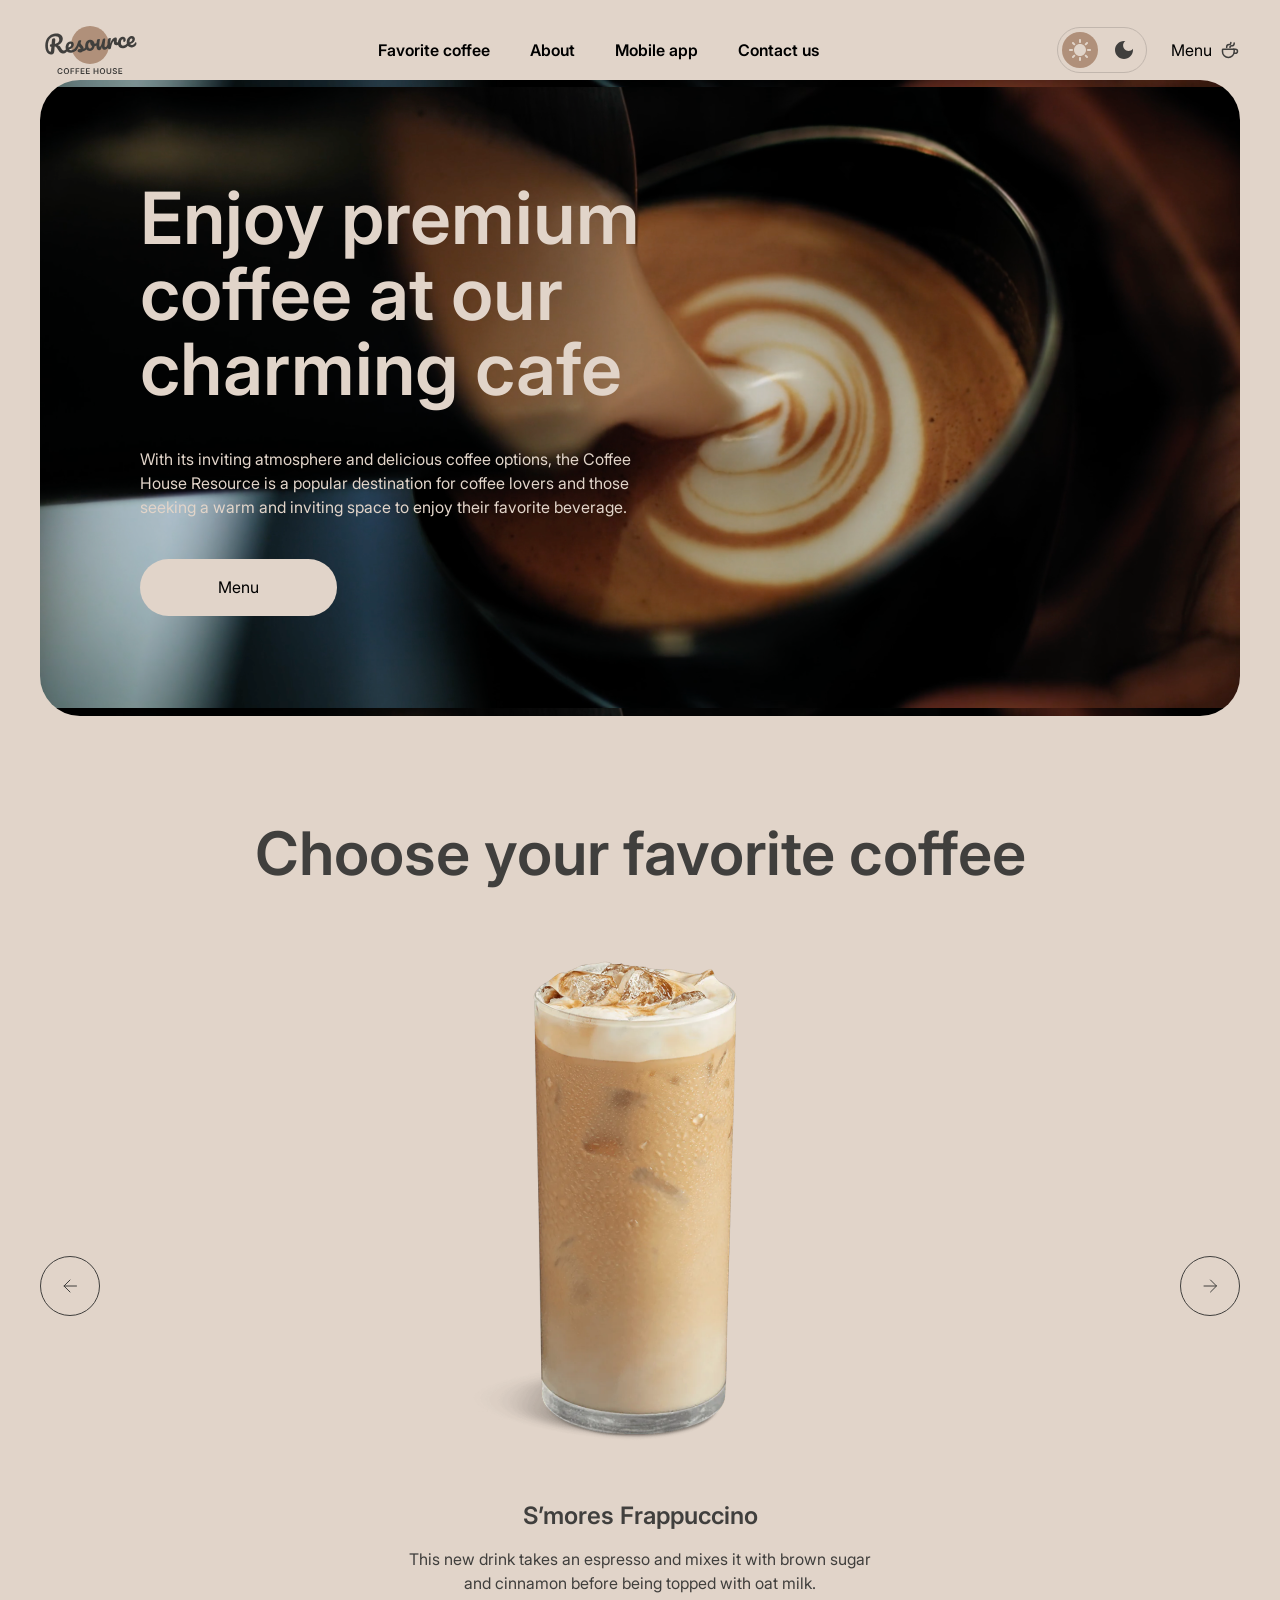
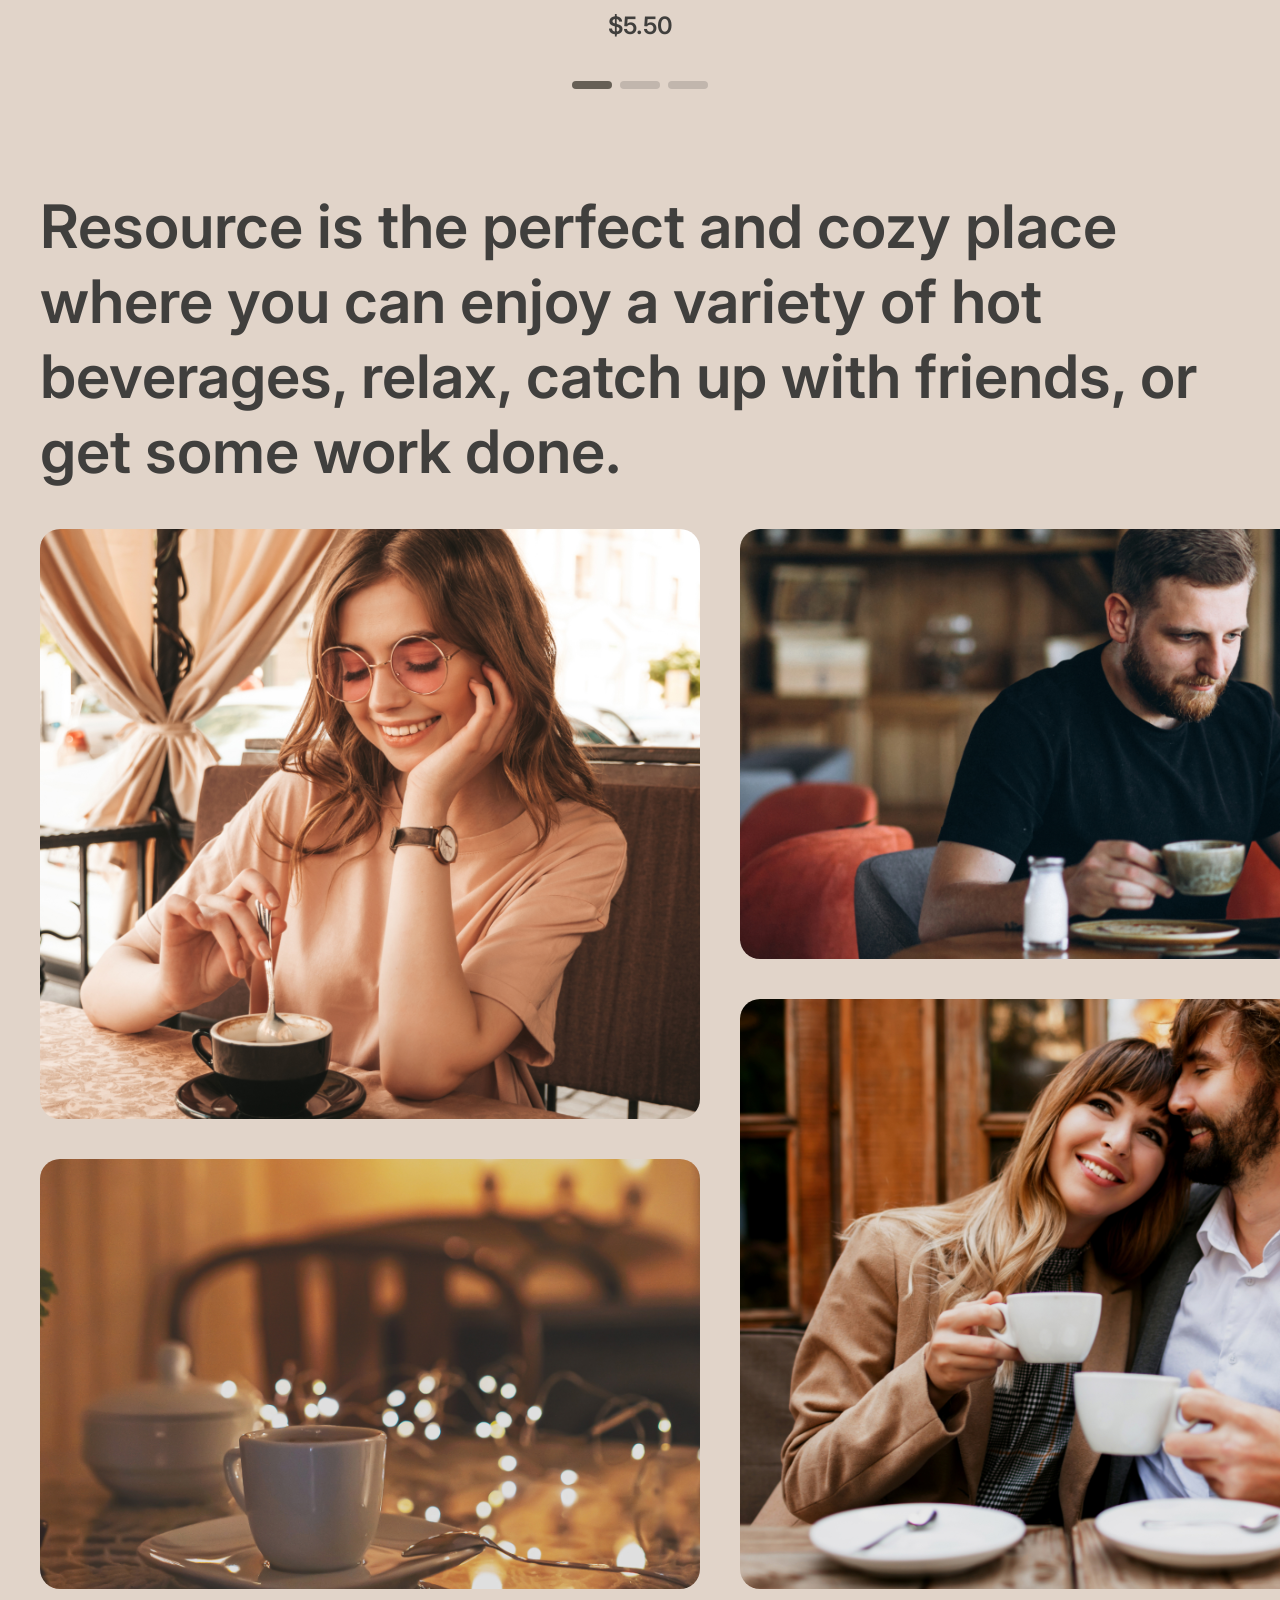
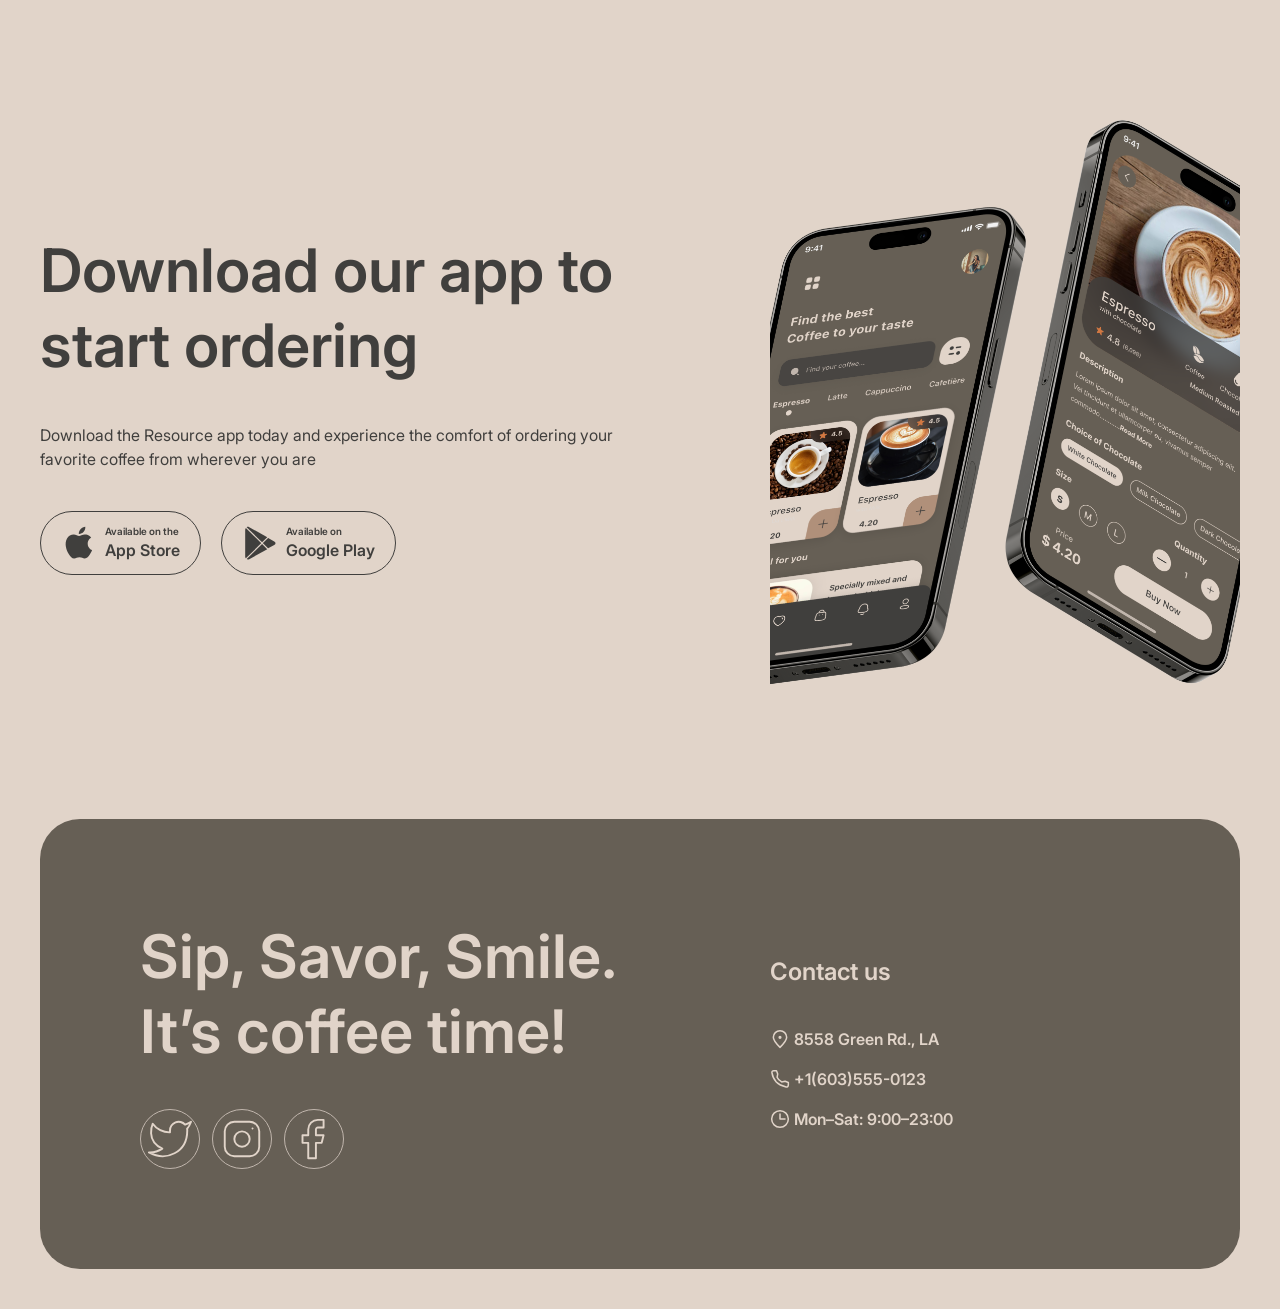
<file: index.html>
<!DOCTYPE html>
<html lang="en">
<head>
    <meta charset="UTF-8">
    <meta name="viewport" content="width=device-width, initial-scale=1.0">
    <title>Coffee House</title>
    <link rel="icon" type="image/svg+xml" href="./images/coffee-slider-2.svg">
    <link rel="stylesheet" href="./styles.css">
</head>
<body>
    <h1 style="display: none;">Coffee House page</h1>
    <header>
        <div class="header-top">
            <div class="header-top-container">
                <a href="./index.html">
                    <img src="./icons/logo.svg" alt="logo">
                </a>
                <nav class="menu-header">
                    <ul class="menu-list">
                        <li class="menu-list-item">
                           <a href="#favorite" >Favorite coffee</a>
                         </li>
                        <li class="menu-list-item">
                            <a href="#about">About</a>
                        </li>
                        <li class="menu-list-item">
                            <a href="#mobile">Mobile app</a>
                        </li>
                        <li class="menu-list-item">
                            <a href="#contact">Contact us</a>
                        </li>
                    </ul>
                </nav>
                <div class="header-actions">
                    <div class="theme-switch">
                        <span class="container-sun">
                            <img src="./icons/Light.svg" alt="sun">
                        </span>
                        <span class="container-moon">
                            <img src="./icons/Dark.svg" alt="moon">
                        </span>
                    </div>
                    <div class="coffee-menu">
                        <a href="./menu.html" class="coffee-menu-link">
                            <p class="coffee-menu-text">Menu</p>
                            <span class="coffee-menu-cup">
                                <img src="./icons/coffee-cup.svg" alt="cup">
                            </span>
                        </a>
                        
                    </div>
                </div>

            </div>
            

        </div>
        <div class="header-bot">
            <div class="header-bot-container">
                <div class="hero-container">
                    <p class="hero-header">Enjoy premium coffee at our charming cafe</p>
                    <p class="hero-info">With its inviting atmosphere and delicious coffee options, the Coffee House Resource is a popular destination for coffee lovers and those seeking a warm and inviting space to enjoy their favorite beverage.</p>
                    <button class="hero-button">Menu</button>
                </div>
            </div>
        </div>
    </header>
   
        <section class="favorite-coffee" id="favorite">
            <div class="favorite-container">
                <div><h2 class="favorite-header">Choose your favorite coffee</h2></div>
                <div class="slider-container">
                    <div class="slider">
                        <button class="button-prev"></button>
                        <div class="slider-row">
                            <div class="slide">
                                <div class="slide-container">
                                    <img src="./images/coffee-slider-1.svg" alt="coffee1">
                                    <div class="slide-info-container">
                                        <h3 class="slide-name">S’mores Frappuccino</h3>
                                        <p class="slide-info">This new drink takes an espresso and mixes it with brown sugar and cinnamon before being topped with oat milk.</p>
                                        <h3 class="slide-cost">$5.50</h3>
                                    </div>
                                </div>
                            </div>
                            <div class="slide">
                                <div class="slide-container">
                                    <img src="./images/coffee-slider-2.svg" alt="coffee2">
                                    <div class="slide-info-container">
                                        <h3 class="slide-name">Caramel Macchiato</h3>
                                        <p class="slide-info">Fragrant and unique classic espresso with rich caramel-peanut syrup, with cream under whipped thick foam.</p>
                                        <h3 class="slide-cost">$5.00</h3>
                                    </div>
                                </div>
                            </div>
                            <div class="slide">
                                <div class="slide-container">
                                    <img src="./images/coffee-slider-3.svg" alt="coffee3">
                                    <div class="slide-info-container">
                                        <h3 class="slide-name">Ice coffee</h3>
                                        <p class="slide-info">A popular summer drink that tones and invigorates. Prepared from coffee, milk and ice.</p>
                                        <h3 class="slide-cost">$4.50</h3>
                                    </div>
                                </div>
                            </div>
                        </div>
                         <button class="button-next"></button>
                    </div>
                    <div class="slider-controls">
                        <div class="controls"></div>
                        <div class="controls"></div>
                        <div class="controls"></div>
                    </div>
                </div>
            </div>
        </section>
        <section class="about" id="about">
            <div class="about-container">
                <h2 class="about-header">Resource is the perfect and cozy place where you can enjoy a variety of hot beverages, relax, catch up with friends, or get some work done.</h2>
                <div class="images-container">
                    <div class="column">
                        <div class="box1">
                            <img src="./images/about-1.svg" alt="about1">
                        </div>
                        <div class="box2">
                            <img src="./images/about-2.svg" alt="about2">
                        </div>
                    </div>
                    <div class="column">
                         <div class="box2">
                            <img src="./images/about-3.svg" alt="about3">
                        </div>
                        <div class="box1">
                            <img src="./images/about-4.svg" alt="about4">
                        </div>
                    </div>
                </div>
            </div>
        </section>
        <section class="mobile-app" id="mobile">
            <div class="app-container">
                <div class="app-content">
                    <h2 class="app-header">Download our app to start ordering</h2>
                    <p class="app-info">Download the Resource app today and experience the comfort of ordering your favorite coffee from wherever you are</p>
                    <div class="app-buttons">
                        <div class="app-button">
                            <span class="icon-button">
                                <img src="./icons/icon.svg" alt="icon1">
                            </span>
                            <div class="button-info">
                                <p class="button-info-top">Available on the</p>
                                <p class="button-info-bot">App Store</p>
                            </div>
                        </div>
                        <div class="app-button">
                            <span class="icon-button">
                                <img src="./icons/icon2.svg" alt="icon2">
                            </span>
                            <div class="button-info">
                                <p class="button-info-top">Available on</p>
                                <p class="button-info-bot">Google Play</p>
                            </div>
                        </div>
                    </div>
                </div>
                <div class="app-img">
                    <img src="./images/mobile-screens.svg" alt="mobile">
                </div>
            </div>
        </section>
    <footer>
        <div class="footer-container" id="contact">
            <div class="offer-container">
                <h2 class="footer-header">Sip, Savor, Smile. It’s coffee time!</h2>
                <div class="socials-container">
                    <button class="button-socials">
                        <img src="./icons/twitter.svg" alt="twitter">
                    </button>
                    <button class="button-socials">
                        <img src="./icons/instagram.svg" alt="inst">
                    </button>
                    <button class="button-socials">
                        <img src="./icons/facebook.svg" alt="facebook">
                    </button>
                </div>
            </div>
            <div class="contacts-container">
                <p class="contacts-info-header">Contact us</p>
                <div class="contacts">
                    <a href="https://maps.app.goo.gl/GKtxrgr2NXWPruDq6" target="_blank">
                        <div class="contacts-list">
                            <img src="./icons/pin-alt.svg" alt="pinalt">
                            <p class="contacts-info">8558 Green Rd.,  LA</p>
                        </div>
                    </a>
                    <a href="+16035550123" target="_blank">
                        <div class="contacts-list">
                            <img src="./icons/phone.svg" alt="phone">
                            <p class="contacts-info">+1(603)555-0123</p>
                        </div>
                    </a>
                    <a href="">
                        <div class="contacts-list">
                            <img src="./icons/clock.svg" alt="clock">
                            <p class="contacts-info">Mon–Sat: 9:00–23:00</p>
                        </div>
                    </a>
                </div>
            </div>
        </div>
    </footer>
    <script src="./script.js"></script>
</body>
</html>
</file>
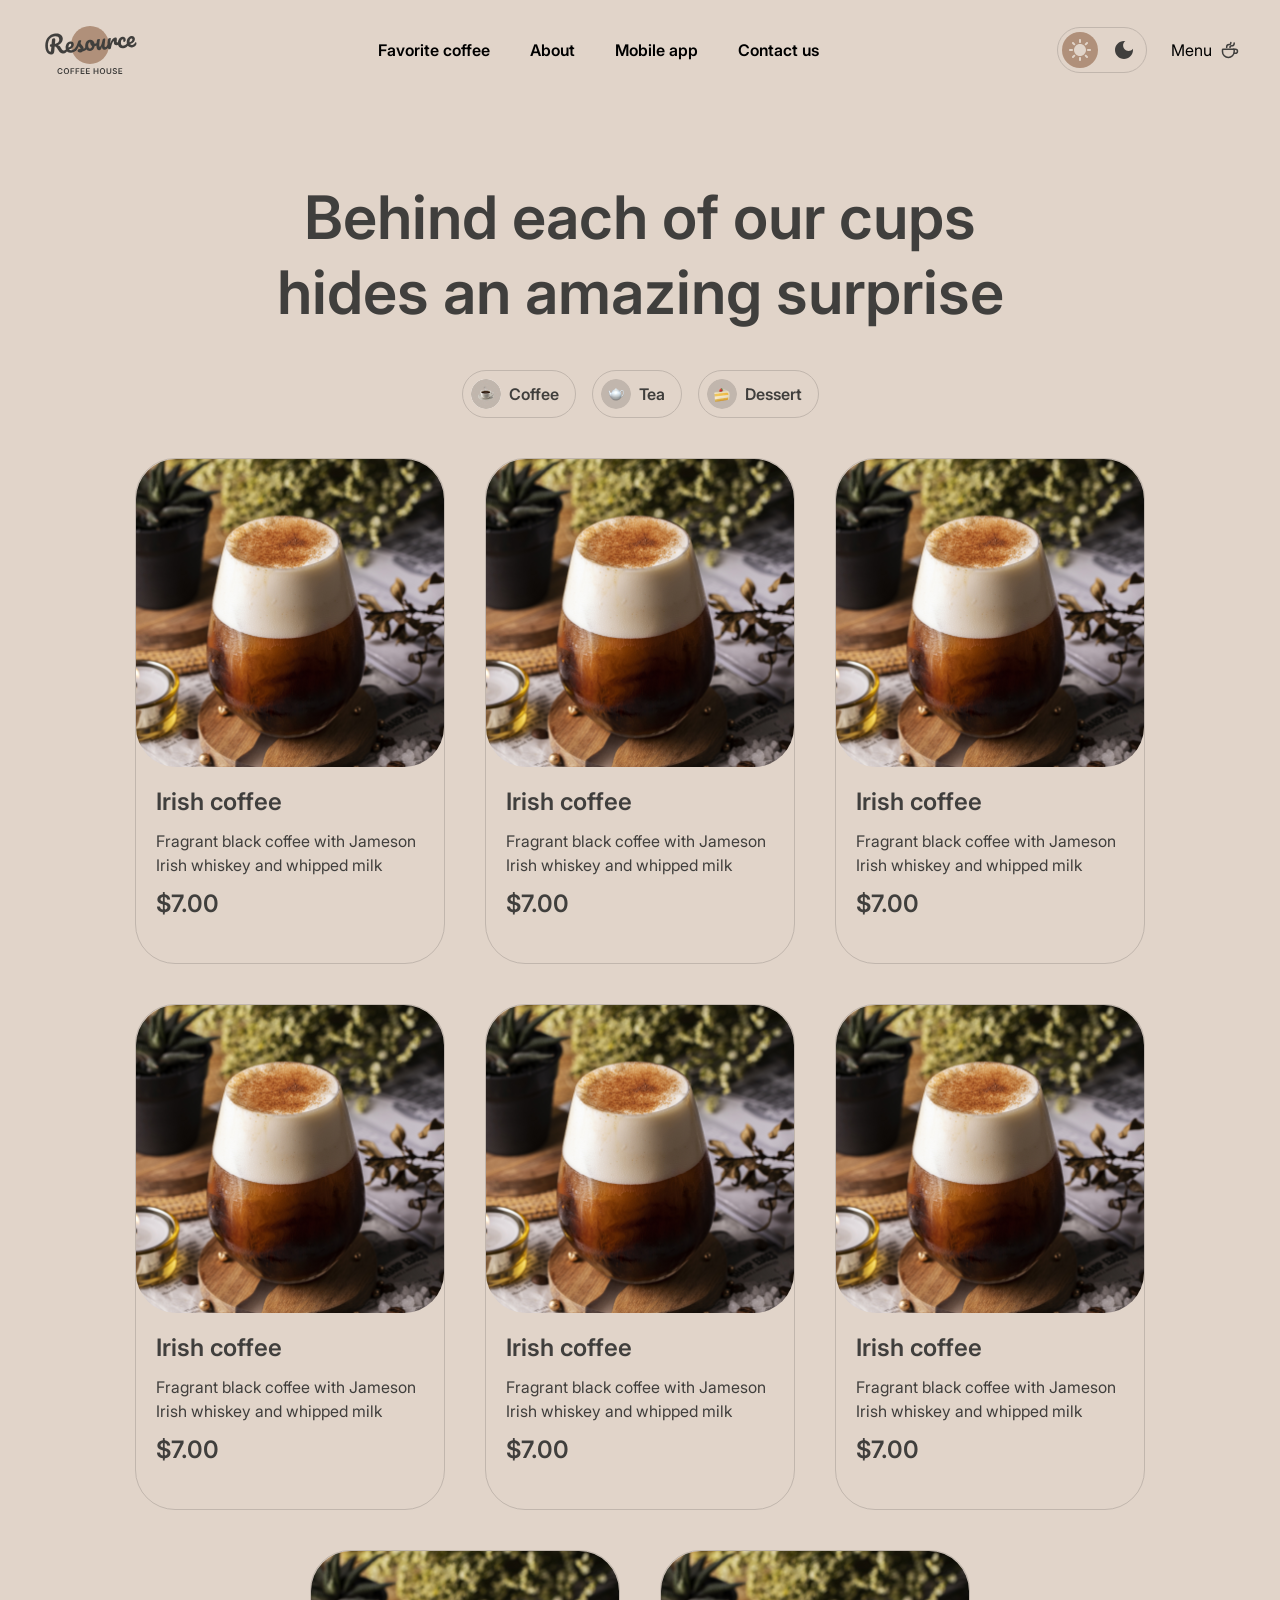
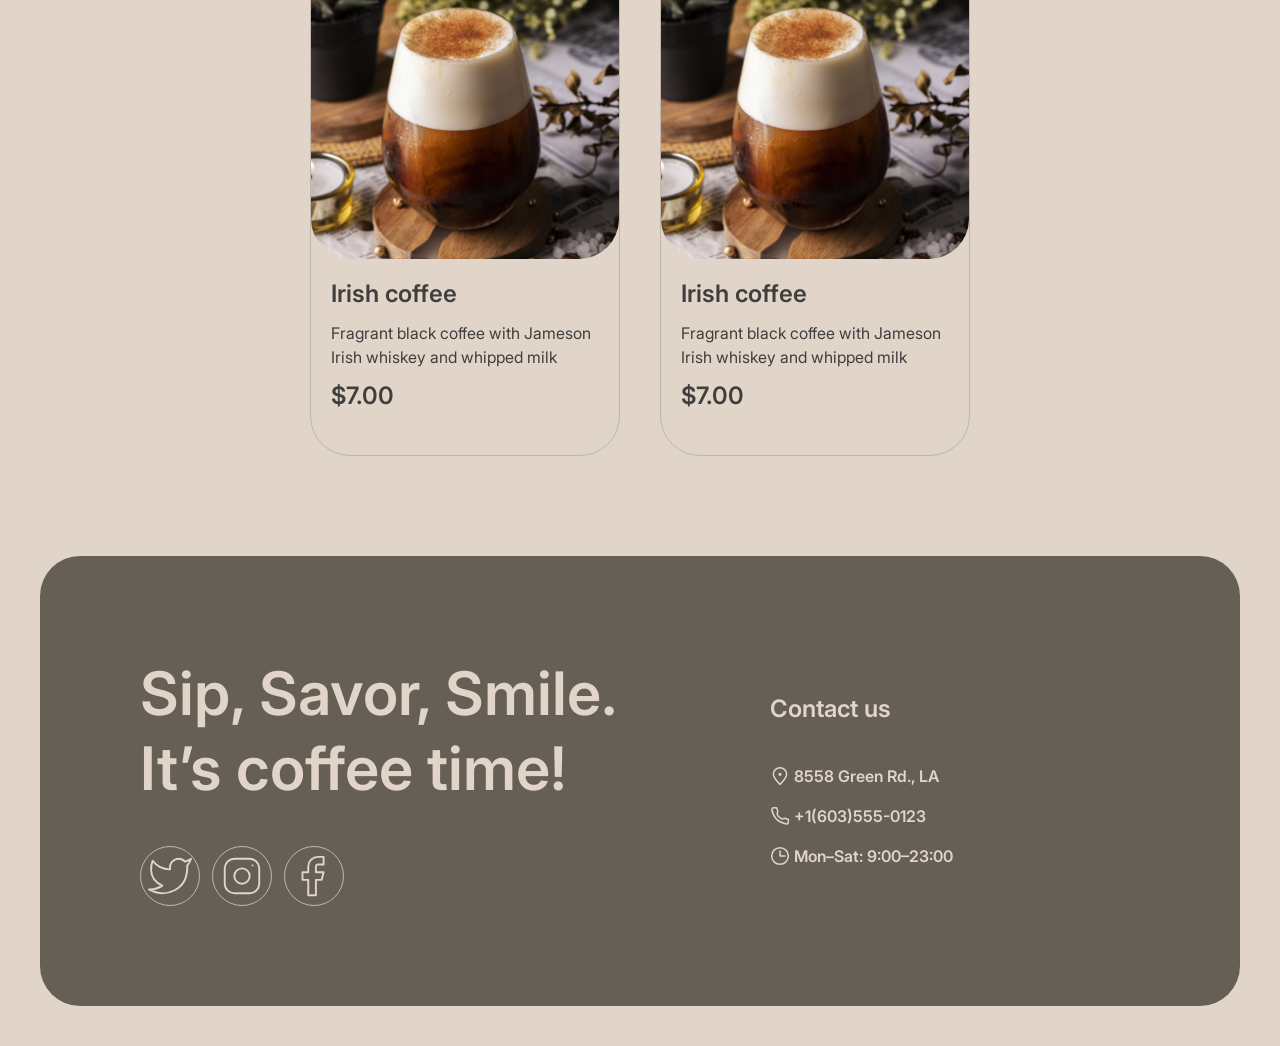
<file: menu.html>
<!DOCTYPE html>
<html lang="en">
<head>
    <meta charset="UTF-8">
    <meta name="viewport" content="width=device-width, initial-scale=1.0">
    <title>Menu</title>
    <link rel="icon" type="image/svg+xml" href="./images/dessert-4.png">
    <link rel="stylesheet" href="./styles.css">
</head>
<body>
    <h1 style="display: none;">Menu page</h1>
    <header>
        <div class="header-top">
            <div class="header-top-container">
                <a href="./index.html">
                    <img src="./icons/logo.svg" alt="logo">
                </a>
                <nav class="menu-header">
                    <ul class="menu-list">
                        <li class="menu-list-item">
                           <a href="#favorite">Favorite coffee</a>
                         </li>
                        <li class="menu-list-item">
                            <a href="#about">About</a>
                        </li>
                        <li class="menu-list-item">
                            <a href="#mobile">Mobile app</a>
                        </li>
                        <li class="menu-list-item">
                            <a href="#contact">Contact us</a>
                        </li>
                    </ul>
                </nav>
                <div class="header-actions">
                    <div class="theme-switch">
                        <span class="container-sun">
                            <img src="./icons/Light.svg" alt="sun">
                        </span>
                        <span class="container-moon">
                            <img src="./icons/Dark.svg" alt="moon">
                        </span>
                    </div>
                    <div class="coffee-menu">
                        <a href="" class="coffee-menu-link">
                            <p class="coffee-menu-text">Menu</p>
                            <span class="coffee-menu-cup">
                                <img src="./icons/coffee-cup.svg" alt="cup">
                            </span>
                        </a>
                        
                    </div>
                </div>

            </div>
            

        </div>
       
    </header>
   
    <section class="menu-section">
        <div class="menu-section-container">
            <div class="menu-content-top">
                <h2 class="menu-head">Behind each of our cups <br> hides an amazing surprise</h2>
                <div class="menu-tabs-container">
                    <div class="menu-tab">
                        <span class="menu-tab-icon">
                            <img src="./icons/icon.jpg" alt="coffee">
                        </span>
                        <p class="menu-tab-info">Coffee</p>  
                    </div>
                    <div class="menu-tab">
                        <span class="menu-tab-icon">
                            <img src="./icons/tea.png" alt="tea">
                        </span>
                        <p class="menu-tab-info">Tea</p>  
                    </div>
                    <div class="menu-tab">
                        <span class="menu-tab-icon">
                            <img src="./icons/dessert.png" alt="dessert">
                        </span>
                        <p class="menu-tab-info">Dessert</p>  
                    </div>
                </div>
            </div>
            <div class="menu-content-bot">
                <div class="card-container">
                    <span class="card-image">
                        <img src="./images/coffee-1.svg" alt="coffee1">
                    </span>
                    <div class="card-info-container">
                        <h3 class="card-header">Irish coffee</h3>
                        <p class="card-info">Fragrant black coffee with Jameson Irish whiskey and whipped milk</p>
                        <p class="card-cost">$7.00</p>
                    </div>
                </div>

                <div class="card-container">
                    <span class="card-image">
                        <img src="./images/coffee-1.svg" alt="coffee1">
                    </span>
                    <div class="card-info-container">
                        <h3 class="card-header">Irish coffee</h3>
                        <p class="card-info">Fragrant black coffee with Jameson Irish whiskey and whipped milk</p>
                        <p class="card-cost">$7.00</p>
                    </div>
                </div>

                <div class="card-container">
                    <span class="card-image">
                        <img src="./images/coffee-1.svg" alt="coffee1">
                    </span>
                    <div class="card-info-container">
                        <h3 class="card-header">Irish coffee</h3>
                        <p class="card-info">Fragrant black coffee with Jameson Irish whiskey and whipped milk</p>
                        <p class="card-cost">$7.00</p>
                    </div>
                </div>

                <div class="card-container">
                    <span class="card-image">
                        <img src="./images/coffee-1.svg" alt="coffee1">
                    </span>
                    <div class="card-info-container">
                        <h3 class="card-header">Irish coffee</h3>
                        <p class="card-info">Fragrant black coffee with Jameson Irish whiskey and whipped milk</p>
                        <p class="card-cost">$7.00</p>
                    </div>
                </div>

                <div class="card-container">
                    <span class="card-image">
                        <img src="./images/coffee-1.svg" alt="coffee1">
                    </span>
                    <div class="card-info-container">
                        <h3 class="card-header">Irish coffee</h3>
                        <p class="card-info">Fragrant black coffee with Jameson Irish whiskey and whipped milk</p>
                        <p class="card-cost">$7.00</p>
                    </div>
                </div>

                <div class="card-container">
                    <span class="card-image">
                        <img src="./images/coffee-1.svg" alt="coffee1">
                    </span>
                    <div class="card-info-container">
                        <h3 class="card-header">Irish coffee</h3>
                        <p class="card-info">Fragrant black coffee with Jameson Irish whiskey and whipped milk</p>
                        <p class="card-cost">$7.00</p>
                    </div>
                </div>

                <div class="card-container">
                    <span class="card-image">
                        <img src="./images/coffee-1.svg" alt="coffee1">
                    </span>
                    <div class="card-info-container">
                        <h3 class="card-header">Irish coffee</h3>
                        <p class="card-info">Fragrant black coffee with Jameson Irish whiskey and whipped milk</p>
                        <p class="card-cost">$7.00</p>
                    </div>
                </div>

                <div class="card-container">
                    <span class="card-image">
                        <img src="./images/coffee-1.svg" alt="coffee1">
                    </span>
                    <div class="card-info-container">
                        <h3 class="card-header">Irish coffee</h3>
                        <p class="card-info">Fragrant black coffee with Jameson Irish whiskey and whipped milk</p>
                        <p class="card-cost">$7.00</p>
                    </div>
                </div>
            </div>
        </div>
    </section>
        
    <footer>
        <div class="footer-container">
            <div class="offer-container" id="contact">
                <h2 class="footer-header">Sip, Savor, Smile. It’s coffee time!</h2>
                <div class="socials-container">
                    <button class="button-socials">
                        <img src="./icons/twitter.svg" alt="twitter">
                    </button>
                    <button class="button-socials">
                        <img src="./icons/instagram.svg" alt="inst">
                    </button>
                    <button class="button-socials">
                        <img src="./icons/facebook.svg" alt="facebook">
                    </button>
                </div>
            </div>
            <div class="contacts-container">
                <p class="contacts-info-header">Contact us</p>
                <div class="contacts">
                    <a href="https://maps.app.goo.gl/GKtxrgr2NXWPruDq6" target="_blank">
                        <div class="contacts-list">
                            <img src="./icons/pin-alt.svg" alt="pinalt">
                            <p class="contacts-info">8558 Green Rd.,  LA</p>
                        </div>
                    </a>
                    <a href="+16035550123" target="_blank">
                        <div class="contacts-list">
                            <img src="./icons/phone.svg" alt="phone">
                            <p class="contacts-info">+1(603)555-0123</p>
                        </div>
                    </a>
                    <a href="">
                        <div class="contacts-list">
                            <img src="./icons/clock.svg" alt="clock">
                            <p class="contacts-info">Mon–Sat: 9:00–23:00</p>
                        </div>
                    </a>
                </div>
            </div>
        </div>
    </footer>
</body>
</html>
</file>
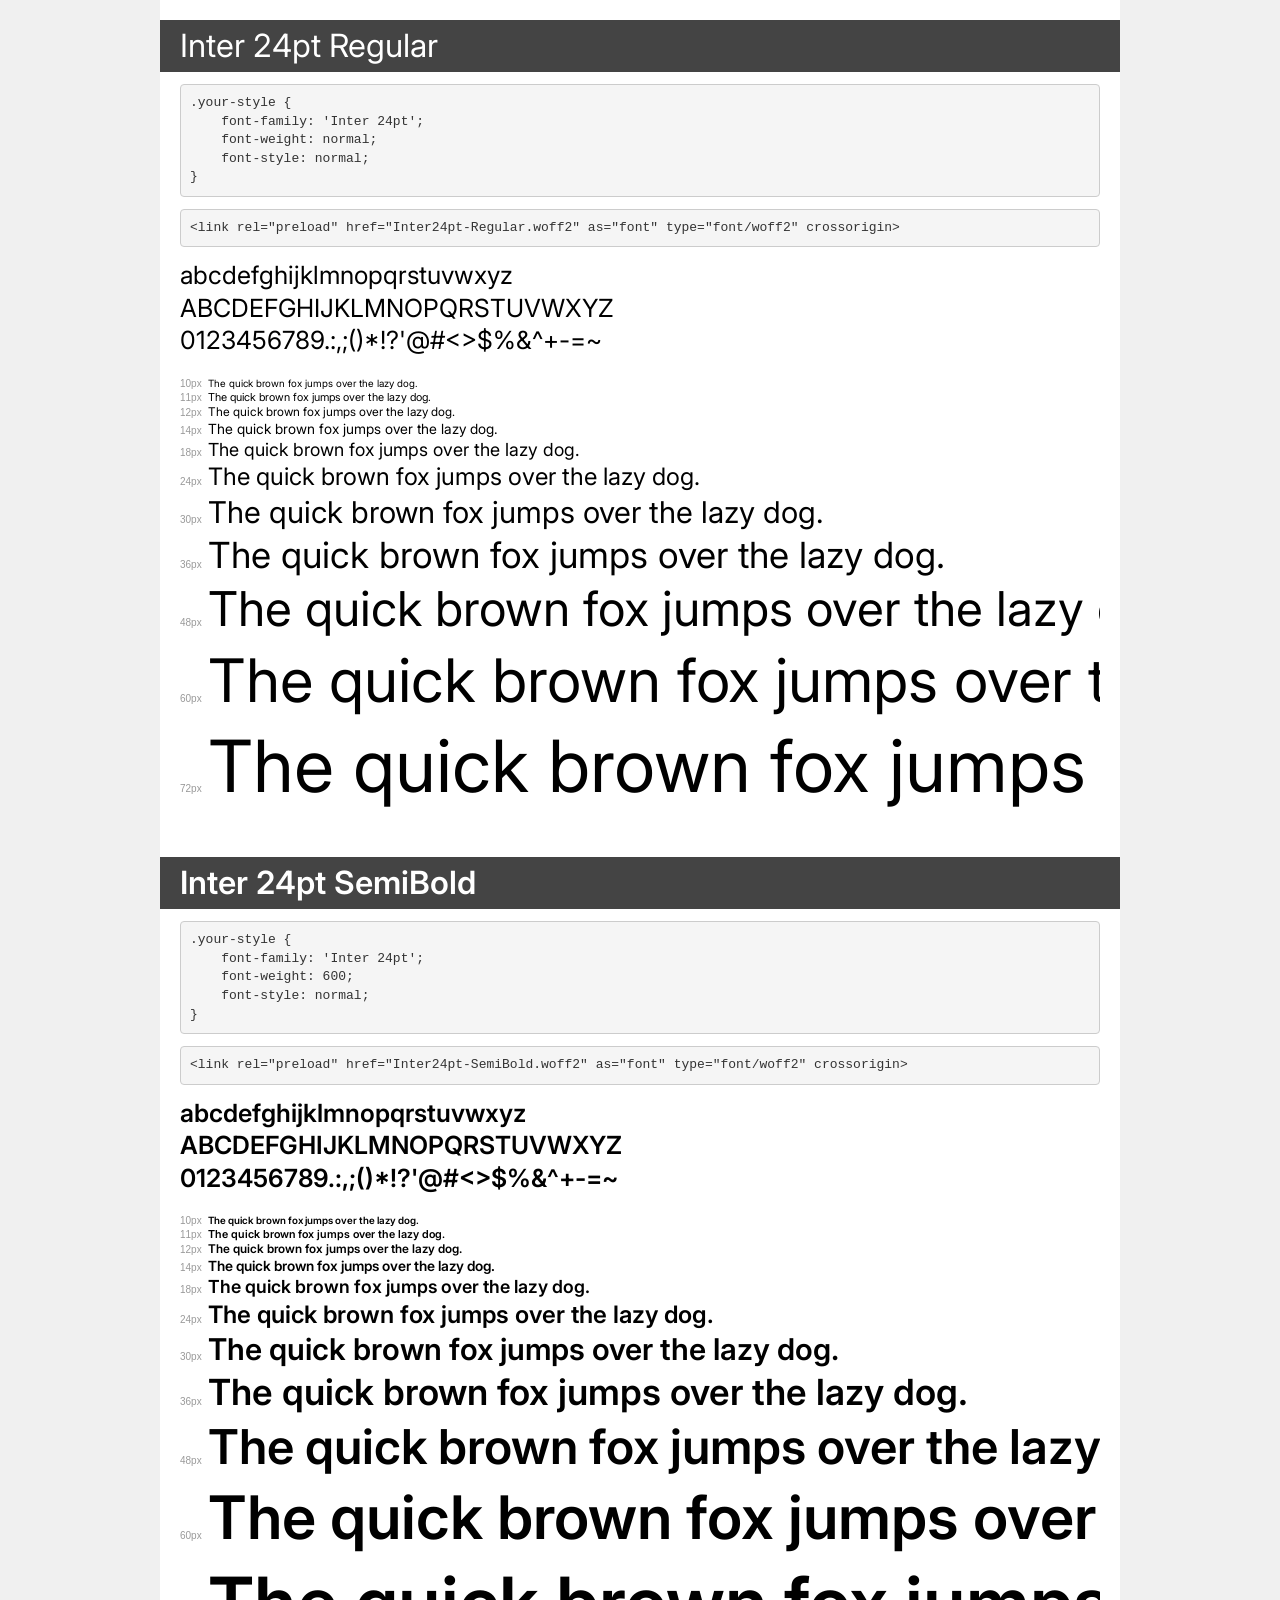
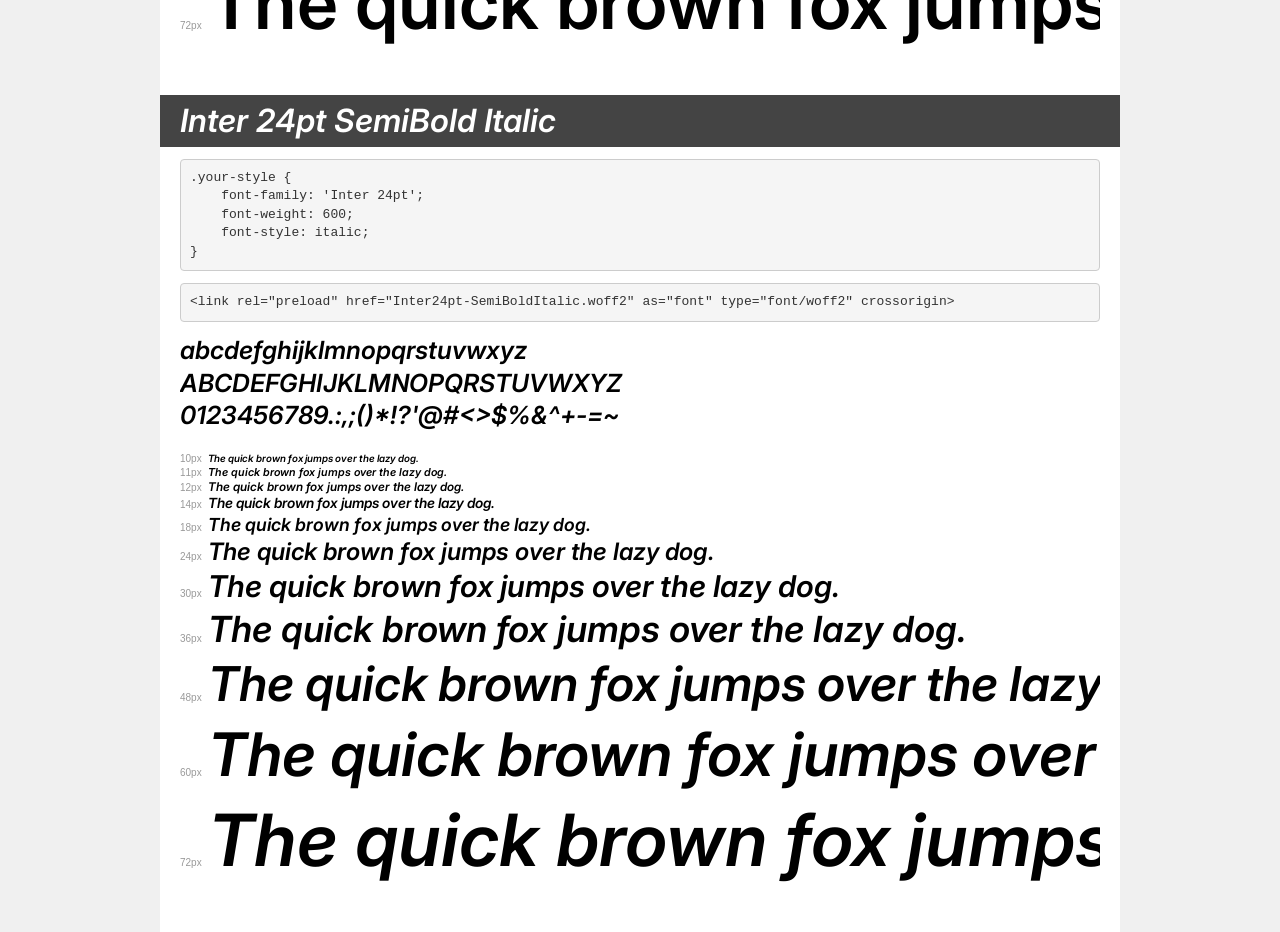
<file: fonts/demo.html>
<!DOCTYPE html>
<html lang="en">
<head>
    <meta charset="utf-8">
    <meta http-equiv="X-UA-Compatible" content="IE=edge">
    <meta name="viewport" content="width=device-width, initial-scale=1">
    <meta name="robots" content="noindex, noarchive">
    <meta name="format-detection" content="telephone=no">
    <title>Transfonter demo</title>
    <link href="stylesheet.css" rel="stylesheet">
    <style>
        /*
        http://meyerweb.com/eric/tools/css/reset/
        v2.0 | 20110126
        License: none (public domain)
        */
        html, body, div, span, applet, object, iframe,
        h1, h2, h3, h4, h5, h6, p, blockquote, pre,
        a, abbr, acronym, address, big, cite, code,
        del, dfn, em, img, ins, kbd, q, s, samp,
        small, strike, strong, sub, sup, tt, var,
        b, u, i, center,
        dl, dt, dd, ol, ul, li,
        fieldset, form, label, legend,
        table, caption, tbody, tfoot, thead, tr, th, td,
        article, aside, canvas, details, embed,
        figure, figcaption, footer, header, hgroup,
        menu, nav, output, ruby, section, summary,
        time, mark, audio, video {
            margin: 0;
            padding: 0;
            border: 0;
            font-size: 100%;
            font: inherit;
            vertical-align: baseline;
        }
        /* HTML5 display-role reset for older browsers */
        article, aside, details, figcaption, figure,
        footer, header, hgroup, menu, nav, section {
            display: block;
        }
        body {
            line-height: 1;
        }
        ol, ul {
            list-style: none;
        }
        blockquote, q {
            quotes: none;
        }
        blockquote:before, blockquote:after,
        q:before, q:after {
            content: '';
            content: none;
        }
        table {
            border-collapse: collapse;
            border-spacing: 0;
        }
        /* demo styles */
        body {
            background: #f0f0f0;
            color: #000;
        }
        .page {
            background: #fff;
            width: 920px;
            margin: 0 auto;
            padding: 20px 20px 0 20px;
            overflow: hidden;
        }
        .font-container {
            overflow-x: auto;
            overflow-y: hidden;
            margin-bottom: 40px;
            line-height: 1.3;
            white-space: nowrap;
            padding-bottom: 5px;
        }
        h1 {
            position: relative;
            background: #444;
            font-size: 32px;
            color: #fff;
            padding: 10px 20px;
            margin: 0 -20px 12px -20px;
        }
        .letters {
            font-size: 25px;
            margin-bottom: 20px;
        }
        .s10:before {
            content: '10px';
        }
        .s11:before {
            content: '11px';
        }
        .s12:before {
            content: '12px';
        }
        .s14:before {
            content: '14px';
        }
        .s18:before {
            content: '18px';
        }
        .s24:before {
            content: '24px';
        }
        .s30:before {
            content: '30px';
        }
        .s36:before {
            content: '36px';
        }
        .s48:before {
            content: '48px';
        }
        .s60:before {
            content: '60px';
        }
        .s72:before {
            content: '72px';
        }
        .s10:before, .s11:before, .s12:before, .s14:before,
        .s18:before, .s24:before, .s30:before, .s36:before,
        .s48:before, .s60:before, .s72:before {
            font-family: Arial, sans-serif;
            font-size: 10px;
            font-weight: normal;
            font-style: normal;
            color: #999;
            padding-right: 6px;
        }
        pre {
            display: block;
            padding: 9px;
            margin: 0 0 12px;
            font-family: Monaco, Menlo, Consolas, "Courier New", monospace;
            font-size: 13px;
            line-height: 1.428571429;
            color: #333;
            font-weight: normal;
            font-style: normal;
            background-color: #f5f5f5;
            border: 1px solid #ccc;
            overflow-x: auto;
            border-radius: 4px;
        }
        /* responsive */
        @media (max-width: 959px) {
            .page {
                width: auto;
                margin: 0;
            }
        }
    </style>
</head>
<body>
<div class="page">
    <div class="demo">
        <h1 style="font-family: 'Inter 24pt'; font-weight: normal; font-style: normal;">Inter 24pt Regular</h1>
        <pre title="Usage">.your-style {
    font-family: 'Inter 24pt';
    font-weight: normal;
    font-style: normal;
}</pre>
        <pre title="Preload (optional)">
&lt;link rel=&quot;preload&quot; href=&quot;Inter24pt-Regular.woff2&quot; as=&quot;font&quot; type=&quot;font/woff2&quot; crossorigin&gt;</pre>
        <div class="font-container" style="font-family: 'Inter 24pt'; font-weight: normal; font-style: normal;">
            <p class="letters">
                abcdefghijklmnopqrstuvwxyz<br>
ABCDEFGHIJKLMNOPQRSTUVWXYZ<br>
                0123456789.:,;()*!?'@#&lt;&gt;$%&^+-=~
            </p>
            <p class="s10" style="font-size: 10px;">The quick brown fox jumps over the lazy dog.</p>
            <p class="s11" style="font-size: 11px;">The quick brown fox jumps over the lazy dog.</p>
            <p class="s12" style="font-size: 12px;">The quick brown fox jumps over the lazy dog.</p>
            <p class="s14" style="font-size: 14px;">The quick brown fox jumps over the lazy dog.</p>
            <p class="s18" style="font-size: 18px;">The quick brown fox jumps over the lazy dog.</p>
            <p class="s24" style="font-size: 24px;">The quick brown fox jumps over the lazy dog.</p>
            <p class="s30" style="font-size: 30px;">The quick brown fox jumps over the lazy dog.</p>
            <p class="s36" style="font-size: 36px;">The quick brown fox jumps over the lazy dog.</p>
            <p class="s48" style="font-size: 48px;">The quick brown fox jumps over the lazy dog.</p>
            <p class="s60" style="font-size: 60px;">The quick brown fox jumps over the lazy dog.</p>
            <p class="s72" style="font-size: 72px;">The quick brown fox jumps over the lazy dog.</p>
        </div>
    </div>

    <div class="demo">
        <h1 style="font-family: 'Inter 24pt'; font-weight: 600; font-style: normal;">Inter 24pt SemiBold</h1>
        <pre title="Usage">.your-style {
    font-family: 'Inter 24pt';
    font-weight: 600;
    font-style: normal;
}</pre>
        <pre title="Preload (optional)">
&lt;link rel=&quot;preload&quot; href=&quot;Inter24pt-SemiBold.woff2&quot; as=&quot;font&quot; type=&quot;font/woff2&quot; crossorigin&gt;</pre>
        <div class="font-container" style="font-family: 'Inter 24pt'; font-weight: 600; font-style: normal;">
            <p class="letters">
                abcdefghijklmnopqrstuvwxyz<br>
ABCDEFGHIJKLMNOPQRSTUVWXYZ<br>
                0123456789.:,;()*!?'@#&lt;&gt;$%&^+-=~
            </p>
            <p class="s10" style="font-size: 10px;">The quick brown fox jumps over the lazy dog.</p>
            <p class="s11" style="font-size: 11px;">The quick brown fox jumps over the lazy dog.</p>
            <p class="s12" style="font-size: 12px;">The quick brown fox jumps over the lazy dog.</p>
            <p class="s14" style="font-size: 14px;">The quick brown fox jumps over the lazy dog.</p>
            <p class="s18" style="font-size: 18px;">The quick brown fox jumps over the lazy dog.</p>
            <p class="s24" style="font-size: 24px;">The quick brown fox jumps over the lazy dog.</p>
            <p class="s30" style="font-size: 30px;">The quick brown fox jumps over the lazy dog.</p>
            <p class="s36" style="font-size: 36px;">The quick brown fox jumps over the lazy dog.</p>
            <p class="s48" style="font-size: 48px;">The quick brown fox jumps over the lazy dog.</p>
            <p class="s60" style="font-size: 60px;">The quick brown fox jumps over the lazy dog.</p>
            <p class="s72" style="font-size: 72px;">The quick brown fox jumps over the lazy dog.</p>
        </div>
    </div>

    <div class="demo">
        <h1 style="font-family: 'Inter 24pt'; font-weight: 600; font-style: italic;">Inter 24pt SemiBold Italic</h1>
        <pre title="Usage">.your-style {
    font-family: 'Inter 24pt';
    font-weight: 600;
    font-style: italic;
}</pre>
        <pre title="Preload (optional)">
&lt;link rel=&quot;preload&quot; href=&quot;Inter24pt-SemiBoldItalic.woff2&quot; as=&quot;font&quot; type=&quot;font/woff2&quot; crossorigin&gt;</pre>
        <div class="font-container" style="font-family: 'Inter 24pt'; font-weight: 600; font-style: italic;">
            <p class="letters">
                abcdefghijklmnopqrstuvwxyz<br>
ABCDEFGHIJKLMNOPQRSTUVWXYZ<br>
                0123456789.:,;()*!?'@#&lt;&gt;$%&^+-=~
            </p>
            <p class="s10" style="font-size: 10px;">The quick brown fox jumps over the lazy dog.</p>
            <p class="s11" style="font-size: 11px;">The quick brown fox jumps over the lazy dog.</p>
            <p class="s12" style="font-size: 12px;">The quick brown fox jumps over the lazy dog.</p>
            <p class="s14" style="font-size: 14px;">The quick brown fox jumps over the lazy dog.</p>
            <p class="s18" style="font-size: 18px;">The quick brown fox jumps over the lazy dog.</p>
            <p class="s24" style="font-size: 24px;">The quick brown fox jumps over the lazy dog.</p>
            <p class="s30" style="font-size: 30px;">The quick brown fox jumps over the lazy dog.</p>
            <p class="s36" style="font-size: 36px;">The quick brown fox jumps over the lazy dog.</p>
            <p class="s48" style="font-size: 48px;">The quick brown fox jumps over the lazy dog.</p>
            <p class="s60" style="font-size: 60px;">The quick brown fox jumps over the lazy dog.</p>
            <p class="s72" style="font-size: 72px;">The quick brown fox jumps over the lazy dog.</p>
        </div>
    </div>

</div>
</body>
</html>
</file>
<file: styles.css>
@font-face {
    font-family: 'Inter-regular';
    src: url('./fonts/Inter24pt-Regular.woff2') format('woff2');
    font-weight: 400;
    font-style: normal;
    font-display: swap;
}

@font-face {
    font-family: 'Inter-bold';
    src: url('./fonts/Inter24pt-SemiBold.woff2') format('woff2');
    font-weight: 600;
    font-style: normal;
    font-display: swap;
}

@font-face {
    font-family: 'Inter-bold-italic';
    src: url('./fonts/Inter24pt-SemiBoldItalic.woff2') format('woff2');
    font-weight: 600;
    font-style: italic;
    font-display: swap;
}



a {
    text-decoration: none;  
    color: black;           
}
/**
  Нормализация блочной модели
 */
*,
::before,
::after {
  box-sizing: border-box;
}

/**
  Убираем внутренние отступы слева тегам списков,
  у которых есть атрибут class
 */
:where(ul, ol):where([class]) {
  padding-left: 0;
}

/**
  Убираем внешние отступы body и двум другим тегам,
  у которых есть атрибут class
 */
body,
:where(blockquote, figure, fieldset):where([class]) {
  margin: 0;
}

/**
  Убираем внешние отступы вертикали нужным тегам,
  у которых есть атрибут class
 */
:where(
  h1,
  h2,
  h3,
  h4,
  h5,
  h6,
  p,
  ul,
  ol,
  dl
):where([class]) {
  margin-block: 0;
}

:where(dd[class]) {
  margin-left: 0;
}

:where(fieldset[class]) {
  padding: 0;
  border: none;
}

/**
  Убираем стандартный маркер маркированному списку,
  у которого есть атрибут class
 */
:where(ul[class]) {
  list-style: none;
}

:where(address[class]) {
  font-style: normal;
}

/**
  Обнуляем вертикальные внешние отступы параграфа,
  объявляем локальную переменную для внешнего отступа вниз,
  чтобы избежать взаимодействие с более сложным селектором
 */
p {
  --paragraphMarginBottom: 24px;

  margin-block: 0;
}

/**
  Внешний отступ вниз для параграфа без атрибута class,
  который расположен не последним среди своих соседних элементов
 */
p:where(:not([class]):not(:last-child)) {
  margin-bottom: var(--paragraphMarginBottom);
}


/**
  Упрощаем работу с изображениями и видео
 */
img,
video {
  display: block;
  max-width: 100%;
  height: auto;
}

/**
  Наследуем свойства шрифт для полей ввода
 */
input,
textarea,
select,
button {
  font: inherit;
}

html {

  height: 100%;
  
  
  
  scroll-behavior: smooth;
}

body {
  /**
    Пригодится в большинстве ситуаций
    (когда, например, нужно будет "прижать" футер к низу сайта)
   */
  min-height: 100%;
  /**
    Унифицированный интерлиньяж
   */
  line-height: 1.5;
}

/**
  Нормализация высоты элемента ссылки при его инспектировании в DevTools
 */
a:where([class]) {
  display: inline-flex;
}

/**
  Курсор-рука при наведении на элемент
 */
button,
label {
  cursor: pointer;
}

/**
  Убирает серую подсветку при тапе на мобильных устройствах (iOS/Android)
 */
button {
  -webkit-tap-highlight-color: transparent;
}

/**
  Приводим к единому цвету svg-элементы
  (за исключением тех, у которых уже указан
  атрибут fill со значением 'none' или начинается с 'url')
 */
:where([fill]:not(
  [fill="none"],
  [fill^="url"]
)) {
  fill: currentColor;
}

/**
  Приводим к единому цвету svg-элементы
  (за исключением тех, у которых уже указан
  атрибут stroke со значением 'none')
 */
:where([stroke]:not(
  [stroke="none"],
  [stroke^="url"]
)) {
  stroke: currentColor;
}

/**
  Чиним баг задержки смены цвета при взаимодействии с svg-элементами
 */
svg * {
  transition-property: fill, stroke;
}

/**
  Приведение рамок таблиц в классический 'collapse' вид
 */
:where(table) {
  border-collapse: collapse;
  border-color: currentColor;
}

/**
  Удаляем все анимации и переходы для людей,
  которые предпочитают их не использовать
 */
@media (prefers-reduced-motion: reduce) {
  *,
  ::before,
  ::after {
    animation-duration: 0.01ms !important;
    animation-iteration-count: 1 !important;
    transition-duration: 0.01ms !important;
    scroll-behavior: auto !important;
  }
}

:root{
    --color-text-dark: #403F3D;
    --color-text-alternative: #E1D4C9 ;
    --color-text-link: #B0907A;

    --color-background-page:#E1D4C9;
    --color-background-overlay:#403F3D 80%;
    --color-background-container:#665F55 ;

    --color-border: #C1B6AD;
    --color-border-inverse:#665F55;
}
body{
    display: flex;
    flex-direction: column;
    max-width: 1440px;
    width:100%;
    margin: 0 auto;
    background-color: var(--color-background-page);
    padding-top: 20px;
    padding-bottom: 40px;
    gap: 100px;
}

header{
    width: 100%;
    gap: 20px;
    font-family: 'Inter-regular';
    font-size: 16px;
    line-height: 1.05;
    letter-spacing: 0.0em;
    color: var(--color-text-dark);
}

.header-top{
    padding-left: 40px;
    padding-right: 40px;
}

.header-top-container{
    display: flex;
    align-items: center;
    justify-content: space-between;

}

.menu-list{
    display: flex;
    align-items: center;
    gap: 40px;
}

.header-actions{
    display: flex;
    align-items: center;
    gap: 24px;

}
.theme-switch{
    padding: 4px 4px 4px 4px;
    gap: 8px;
    border-radius: 30px;
    border: 1px solid var(--color-border);
    display: flex;
    align-items: center;
}

.coffee-menu-link{
    display: flex;
    align-items: center;
    gap: 8px;
}

.header-bot{
    padding-left: 40px;
    padding-right: 40px;
}

.header-bot-container{
    
    border-radius: 40px;
    background-image: url(./images/img-hero.svg);
    background-position: center;
    background-size: 100%;
    
    padding: 100px 100px 100px 100px;
}

.hero-container{
    max-width: 530px;
    display: flex;
    flex-direction: column;
    align-items: flex-start;
    gap: 40px;
}

.hero-button{
    background-color: var(--color-text-alternative);
    border-radius: 100px;
    border: none;
    padding: 20px 78px 20px 78px;
}

.hero-header{
    font-family: 'Inter-bold';
    font-size: 72px;
    line-height: 1.05;
    letter-spacing: 0.0em;
    color: var(--color-text-alternative);
}

.hero-info{
    font-family: 'Inter-regular';
    font-size: 16px;
    line-height: 1.50;
    letter-spacing: 0.0em;
    color: var(--color-text-alternative);
}

.favorite-coffee{
    padding-left: 40px;
    padding-right: 40px;
}

.favorite-container{
    display: flex;
    flex-direction: column;
    gap: 40px;
    
}

.slider-container{
    gap: 40px;
}

.slider{
    display: flex;
    align-items: center;
    justify-content: space-between;
    gap: 40px;
}

.button-prev{
    width: 60px;
    height: 60px;
    border-radius: 60px;
    border: 1px solid var(--color-text-dark);
    background-image: url(./icons/arrow-left.svg);
    background-color: transparent;
    background-repeat: no-repeat;
    background-position: center;
    transition: background-color 0.5s ease;
}

.button-next{
     width: 60px;
    height: 60px;
    border-radius: 60px;
    border: 1px solid var(--color-text-dark);
    background-image: url(./icons/arrow-right.svg);
    
    background-color: transparent;
    background-repeat: no-repeat;
    background-position: center;
    transition: background-color 0.5s ease;
}

.slider-row{
   flex: 1 1 0;
    min-width: 0;
    display: flex;
    overflow-x: auto;
    overflow-y: hidden;
    scrollbar-width: none;      
    -ms-overflow-style: none;  
}

.slider-row::-webkit-scrollbar {
    display: none;               
}

.slide-container{
    display: flex;
    flex-direction: column;
    align-items: center;
    gap: 40px;
}

.slide-info-container{
    max-width: 480px;
    display: flex;
    flex-direction: column;
    align-items: center;
    text-align: center;
    gap: 16px;
}

.slide-name{
    font-family: 'Inter-bold';
    font-size: 24px;
    line-height: 1.25;
    letter-spacing: 0.0em;
    color: var(--color-text-dark);
}

.slide-info{
     font-family: 'Inter-regular';
    font-size: 16px;
    line-height: 1.50;
    letter-spacing: 0.0em;
    color: var(--color-text-dark);
}
 .menu-list-item, .menu-tab-info{
  font-family: 'Inter-bold';
    font-size: 16px;
    line-height: 1.50;
    letter-spacing: 0.0em;
    color: var(--color-text-dark);
 }

.slide-cost, .card-cost{
    font-family: 'Inter-bold';
    font-size: 24px;
    line-height: 1.25;
    letter-spacing: 0.0em;
    color: var(--color-text-dark);
}

.favorite-header , .menu-head{
    text-align: center;
    font-family: 'Inter-bold';
    font-size: 60px;
    line-height: 1.25;
    letter-spacing: 0.0em;
    color: var(--color-text-dark);
}

.about, .mobile-app, footer, .menu-section{
  padding-left: 40px;
  padding-right: 40px;
  
}

.about-container{
  display: flex;
  flex-direction: column;
  gap: 40px;
}

.about-header{
  
    font-family: 'Inter-bold';
    font-size: 60px;
    line-height: 1.25;
    letter-spacing: 0.0em;
    color: var(--color-text-dark);
}

.images-container{
  display: flex;
  align-items: center;
  gap: 40px;
  max-height: 1060px;
}
.column{
  display: flex;
  flex-direction: column;
  gap: 40px;
}

.box1{
  width: 660px;
  height: 590px;
  border-radius: 20px;
  overflow: hidden;
  
}

.box2{
   width: 660px;
  height: 430px;
  border-radius: 20px;
  overflow: hidden;
}

.box1 img,
.box2 img {
  width: 100%;
  height: 100%;
  object-fit: cover;
  object-position: center;
}

.app-container{
  display: flex;
  align-items: center;
  gap: 100px;
}

.app-content{
  max-width: 630px;
  display: flex;
  flex-direction: column;
  gap: 40px;
  justify-content: flex-start;
}

.app-header{
  font-family: 'Inter-bold';
    font-size: 60px;
    line-height: 1.25;
    letter-spacing: 0.0em;
    color: var(--color-text-dark);
}

.app-info, .card-info{
   font-family: 'Inter-regular';
    font-size: 16px;
    line-height: 1.50;
    letter-spacing: 0.0em;
    color: var(--color-text-dark);
}

.app-buttons{
  display: flex;
  align-items: center;
  gap: 20px;
}

.app-button{
border: 1px solid var(--color-text-dark);
display: flex;
align-items: center;
gap: 8px;
padding: 12px 20px 12px 20px;
border-radius: 64px;
background-color: transparent;
}

.icon-button{
  width: 36px;
  height: 36px;
}


.icon-button img {
  width: 100%;
  height: 100%;
  object-fit: cover;
  object-position: center;
}

.app-img{
  width: 630px;
  height: 630px;
}

.app-img img {
  width: 100%;
  height: 100%;
  object-fit: cover;
  object-position: center;
}

.button-info-top{
  font-family: 'Inter-bold';
    font-size: 10px;
    line-height: 1.40;
    letter-spacing: 0.0em;
    color: var(--color-text-dark);
}

.button-info-bot{
   font-family: 'Inter-bold';
    font-size: 16px;
    line-height: 1.50;
    letter-spacing: 0.0em;
    color: var(--color-text-dark);
}

.footer-container{
  display: flex;
  align-items: center;
  padding: 100px 100px 100px 100px;
  gap:100px;
  border-radius: 40px;
  background-color: var(--color-background-container);
}

.offer-container{
  display: flex;
  flex-direction: column;
  justify-content: flex-start;
  gap: 40px;
  max-width: 530px;
}

.footer-header{
  font-family: 'Inter-bold';
    font-size: 60px;
    line-height: 1.25;
    letter-spacing: 0.0em;
    color: var(--color-text-alternative);
}

.socials-container{
  display: flex;
  align-items: center;
  gap: 12px;
}

.button-socials{
  border: 1px solid var(--color-border);
  background-color: transparent;
  width: 60px;
  height: 60px;
  border-radius: 60px;
}

.button-socials img {
  width: 100%;
  height: 100%;
  
  object-position: center;
}

.contacts-container{
  display: flex;
  flex-direction: column;
  justify-content: flex-start;
  gap: 40px;

}

.contacts{
  display: flex;
  flex-direction: column;
  gap: 16px;
}

.contacts-list{
  display: flex;
  align-items: center;
  gap: 4px;
  max-height: 28px;
}

.contacts-info-header{
  font-family: 'Inter-bold';
    font-size: 24px;
    line-height: 1.25;
    letter-spacing: 0.0em;
    color: var(--color-text-alternative);
}

.contacts-info{
  font-family: 'Inter-bold';
    font-size: 16px;
    line-height: 1.50;
    letter-spacing: 0.0em;
    color: var(--color-text-alternative);
}

.menu-section-container{
  display: flex;
  flex-direction: column;
  align-items: center;
  gap: 40px;
}

.menu-content-top{
  display: flex;
  flex-direction: column;
  align-items: center;
  gap: 40px;
}

.menu-tabs-container{
  display: flex;
  align-items: center;
  gap: 16px;
}

.menu-tab{
  padding: 8px 16px 8px 8px;
  display: flex;
  align-items: center;
  gap: 8px;
  background-color: transparent;
  border: 1px solid var(--color-border);
  border-radius: 46px;

}


.menu-tab-icon{
  width: 30px;
  height: 30px;
  border-radius: 30px;
  overflow: hidden;

}


.menu-tab-icon img {
  width: 100%;
  height: 100%;
  object-fit: contain;
  object-position: center;
}

.menu-content-bot{
  display: flex;
  align-items: center;
  justify-content: center;
  gap: 40px;
  flex-wrap: wrap;
}

.card-container{
  width: 310px;
  height: 506px;
  display: flex;
  flex-direction: column;
  border-radius: 40px;
  border: 1px solid var(--color-border);
}

.card-image{
  max-width: 310px;
  max-height: 310px;
  border-radius: 40px;
  overflow: hidden;
}

.card-info-container{
  padding: 20px 20px 20px 20px;
  display: flex;
  flex-direction: column;
  gap: 12px;
}

.card-header{
  font-family: 'Inter-bold';
    font-size: 24px;
    line-height: 1.25;
    letter-spacing: 0.0em;
    color: var(--color-text-dark);
}

.slider-controls{
  display: flex;
  justify-content: center;
  gap: 8px;
  margin-top: 40px;
}

.controls{
  width: 40px;
  height: 8px;
  border-radius: 4px;
  background-color: var(--color-border); 
  transition: background-color 0.3s ease;
}

.controls.active {
  background-color: var(--color-border-inverse);
}

.slide {
    flex: 0 0 100%;
    width: 100%;
    min-width: 0;
}
</file>
<file: fonts/stylesheet.css>
@font-face {
    font-family: 'Inter 24pt';
    src: url('Inter24pt-Regular.woff2') format('woff2');
    font-weight: normal;
    font-style: normal;
    font-display: swap;
}

@font-face {
    font-family: 'Inter 24pt';
    src: url('Inter24pt-SemiBold.woff2') format('woff2');
    font-weight: 600;
    font-style: normal;
    font-display: swap;
}

@font-face {
    font-family: 'Inter 24pt';
    src: url('Inter24pt-SemiBoldItalic.woff2') format('woff2');
    font-weight: 600;
    font-style: italic;
    font-display: swap;
}
</file>
